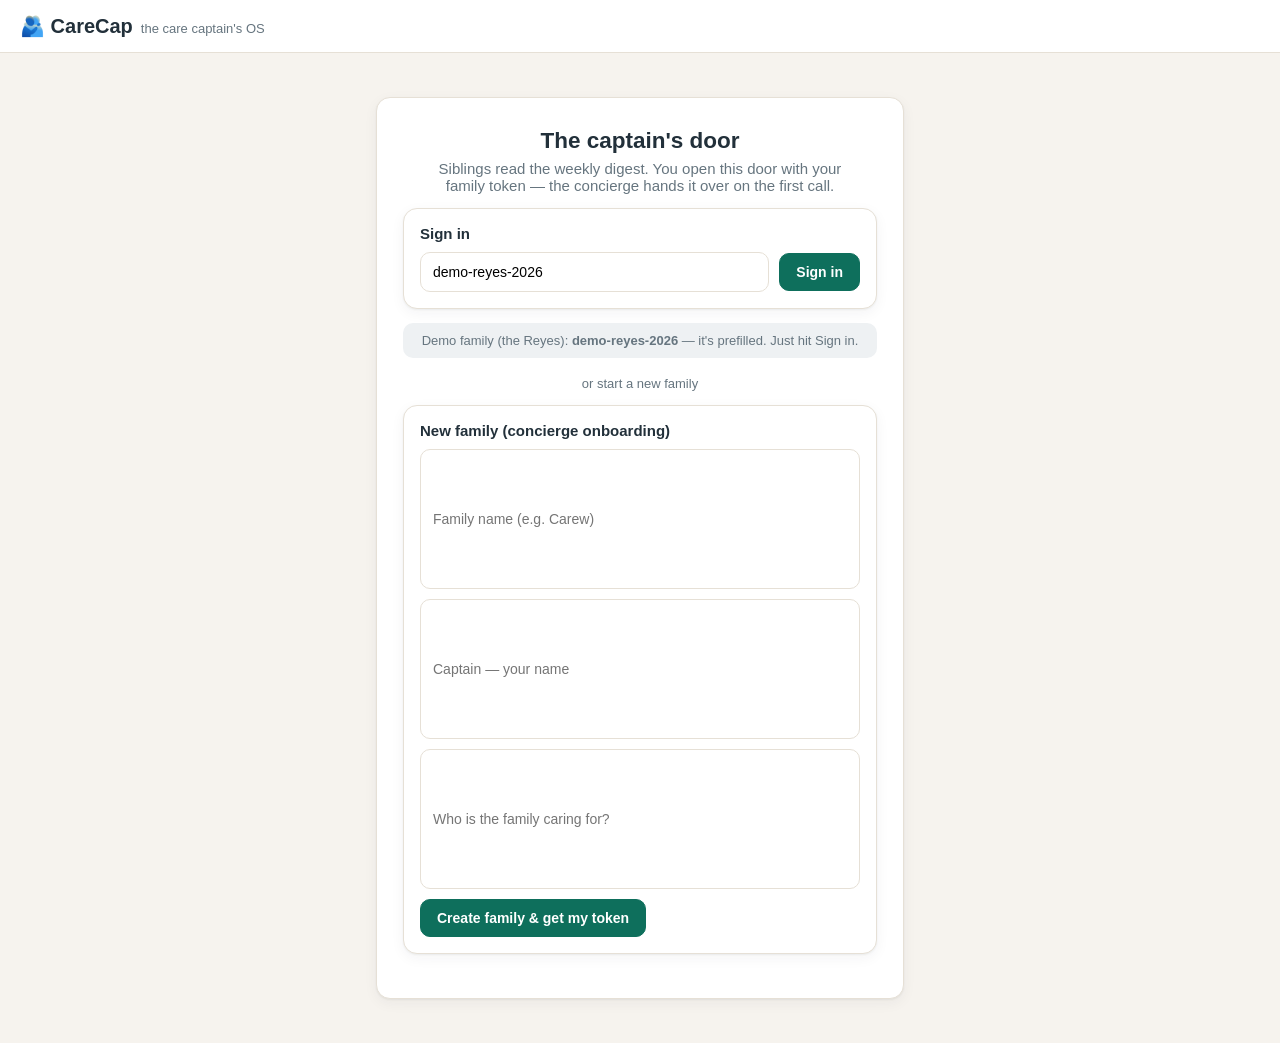
<file: app/static/index.html>
<!doctype html>
<html lang="en">
<head>
<meta charset="utf-8">
<meta name="viewport" content="width=device-width, initial-scale=1">
<title>CareCap — the care captain's OS</title>
<meta name="theme-color" content="#1f3a34">
<meta name="description" content="CareCap — the care captain's OS. Doses, refills, team, money, and the weekly family digest in one quiet place.">
<!-- PWA: installable on Android (and iOS home screen) -->
<link rel="manifest" href="/static/manifest.webmanifest">
<link rel="icon" href="/static/icon-192.png">
<link rel="apple-touch-icon" href="/static/icon-192.png">
<meta name="mobile-web-app-capable" content="yes">
<meta name="apple-mobile-web-app-status-bar-style" content="default">
<style>
:root {
  --bg: #f6f3ee;
  --card: #ffffff;
  --ink: #22303a;
  --muted: #66757f;
  --teal: #0e6f5c;
  --teal-ink: #0a4f42;
  --red: #b3261e;
  --red-bg: #fdecea;
  --amber: #9a5b00;
  --amber-bg: #fff4e0;
  --blue: #174ea6;
  --blue-bg: #e8f0fd;
  --green: #1a7f37;
  --green-bg: #e6f4ea;
  --line: #e6e0d6;
  --radius: 14px;
  --shadow: 0 1px 2px rgba(34, 48, 58, 0.06), 0 4px 14px rgba(34, 48, 58, 0.05);
}

* { box-sizing: border-box; }

body {
  margin: 0;
  font-family: -apple-system, "Segoe UI", Roboto, "Helvetica Neue", Arial, sans-serif;
  background: var(--bg);
  color: var(--ink);
  font-size: 15px;
}

/* ------------------------------------------------------------- header/nav */

.hidden { display: none !important; }
.top-right { display: flex; gap: 8px; align-items: center; }

.top {
  display: flex;
  justify-content: space-between;
  align-items: center;
  gap: 12px;
  padding: 14px 20px;
  background: #fff;
  border-bottom: 1px solid var(--line);
}
.brand { font-size: 20px; }
.brand .tag { color: var(--muted); font-size: 13px; font-weight: 400; margin-left: 8px; }
.chip {
  background: var(--teal);
  color: #fff;
  padding: 7px 14px;
  border-radius: 999px;
  font-size: 13px;
  font-weight: 600;
  white-space: nowrap;
}

.tabs {
  position: sticky;
  top: 0;
  z-index: 10;
  display: flex;
  gap: 6px;
  padding: 10px 16px;
  background: var(--bg);
}
.tabs button {
  flex: 1 1 0;
  border: 1px solid var(--line);
  background: #fff;
  padding: 12px 8px;
  font-size: 15px;
  font-weight: 600;
  color: var(--muted);
  border-radius: 12px;
  cursor: pointer;
}
.tabs button.active { background: var(--teal); border-color: var(--teal); color: #fff; }

main { max-width: 900px; margin: 0 auto; padding: 18px 16px 90px; }
.view { display: none; }
.view.active { display: block; animation: fade 0.18s ease; }
@keyframes fade { from { opacity: 0; transform: translateY(4px); } to { opacity: 1; } }

/* ------------------------------------------------------------------ type */

h1 { font-size: 26px; margin: 8px 0 2px; }
h2.h2 { font-size: 18px; margin: 26px 0 10px; }
h3 { margin: 0 0 8px; font-size: 15px; }
.sub { color: var(--muted); margin: 0 0 16px; }
.small { font-size: 13px; color: var(--muted); }
.dim { color: var(--muted); }
.red-text { color: var(--red); }

/* ----------------------------------------------------------------- cards */

.card {
  background: var(--card);
  border: 1px solid var(--line);
  border-radius: var(--radius);
  box-shadow: var(--shadow);
  padding: 16px;
  margin-bottom: 14px;
}
.cards { display: grid; grid-template-columns: repeat(auto-fill, minmax(230px, 1fr)); gap: 12px; }
.cards .card { margin-bottom: 0; }

/* ---------------------------------------------------------------- alerts */

.alert {
  display: flex;
  justify-content: space-between;
  align-items: center;
  gap: 12px;
  flex-wrap: wrap;
  padding: 14px 16px;
  border-radius: var(--radius);
  margin-bottom: 10px;
}
.alert b { display: block; margin-bottom: 2px; }
.alert .small { display: block; }
.alert-red { background: var(--red-bg); border: 1px solid #f2c1bd; }
.alert-red b { color: var(--red); }
.alert-amber { background: var(--amber-bg); border: 1px solid #f0d9ae; }
.alert-amber b { color: var(--amber); }
.alert-blue { background: var(--blue-bg); border: 1px solid #c4d7f5; }
.alert-blue b { color: var(--blue); }
.alert-actions { display: flex; gap: 8px; flex-wrap: wrap; }

/* ------------------------------------------------------------------ btns */

.btn {
  border: 1px solid var(--line);
  background: #fff;
  color: var(--ink);
  border-radius: 10px;
  padding: 10px 16px;
  font-size: 14px;
  font-weight: 600;
  cursor: pointer;
}
.btn.primary { background: var(--teal); border-color: var(--teal); color: #fff; }
.btn.ghost { background: transparent; }
.btn.big { padding: 14px 22px; font-size: 16px; }
.btn.small { padding: 8px 12px; font-size: 13px; }

/* ---------------------------------------------------------------- doses */

.dose-grid { display: grid; grid-template-columns: repeat(auto-fill, minmax(260px, 1fr)); gap: 12px; }
.dose-grid .card { margin-bottom: 0; }
.dose-head { display: flex; justify-content: space-between; align-items: baseline; gap: 8px; margin-bottom: 4px; }
.dose-row {
  display: flex;
  justify-content: space-between;
  align-items: center;
  gap: 8px;
  flex-wrap: wrap;
  padding: 12px 10px;
  border-radius: 10px;
  margin-top: 8px;
  border: 1px solid var(--line);
}
.dose-row.taken { background: var(--green-bg); border-color: #bfe3c8; }
.dose-row.taken > span:first-child { color: var(--green); font-weight: 700; }
.dose-row.skipped { background: #f4f2ee; }
.dose-row.prn { background: #f4f2ee; }
.dose-row.upcoming { opacity: 0.55; }
.dose-row.due { background: #fbfaf7; }
.dose-row.due > span:first-child { font-weight: 600; }
.row-actions { display: flex; gap: 8px; }

/* ----------------------------------------------------------------- rows */

.list { padding: 4px 16px; }
.row {
  display: flex;
  flex-wrap: wrap;
  gap: 8px 14px;
  align-items: center;
  padding: 11px 4px;
  border-bottom: 1px solid var(--line);
}
.row:last-child { border-bottom: 0; }
.row.task { cursor: default; }
.task .task-title { font-weight: 600; flex: 1 1 180px; }
.task.done .task-title { text-decoration: line-through; color: var(--muted); }

.check {
  width: 30px;
  height: 30px;
  flex: 0 0 30px;
  border-radius: 50%;
  border: 2px solid var(--teal);
  background: #fff;
  color: var(--teal);
  font-weight: 900;
  cursor: pointer;
  font-size: 15px;
  line-height: 1;
}

.badge {
  font-size: 12px;
  font-weight: 700;
  padding: 3px 10px;
  border-radius: 999px;
  background: #eef1f3;
  color: var(--muted);
  white-space: nowrap;
}
.badge.red { background: var(--red-bg); color: var(--red); }
.badge.teal { background: var(--green-bg); color: var(--green); }
.pill {
  font-size: 12px;
  font-weight: 700;
  padding: 3px 10px;
  border-radius: 999px;
  background: #eef1f3;
  color: var(--muted);
  text-transform: capitalize;
  white-space: nowrap;
}
.pill.ok { background: var(--green-bg); color: var(--green); }
.pill.bad { background: var(--red-bg); color: var(--red); }
.pill.warn { background: var(--amber-bg); color: var(--amber); }

.member { display: flex; flex-direction: column; gap: 6px; }
.member .load { display: flex; gap: 6px; }

/* ---------------------------------------------------------------- money */

.money-top { display: grid; grid-template-columns: 1fr 1fr; gap: 12px; }
.big-num { font-size: 34px; font-weight: 800; color: var(--teal-ink); line-height: 1.1; }
.big-num .small { display: block; font-size: 13px; color: var(--muted); font-weight: 400; margin-top: 4px; }
.cat { display: flex; align-items: center; gap: 10px; margin: 9px 0; }
.cat > span { width: 110px; color: var(--muted); font-size: 14px; flex: 0 0 110px; }
.cat > b { width: 74px; text-align: right; font-size: 14px; flex: 0 0 74px; }
.bar { flex: 1; height: 10px; background: #eee9e0; border-radius: 999px; overflow: hidden; min-width: 60px; }
.bar i { display: block; height: 100%; background: var(--teal); border-radius: 999px; }

/* ----------------------------------------------------------------- forms */

.form { display: flex; flex-wrap: wrap; gap: 10px; align-items: center; }
.form input, .form select {
  padding: 11px 12px;
  border: 1px solid var(--line);
  border-radius: 10px;
  font-size: 14px;
  background: #fff;
  flex: 1 1 140px;
  font-family: inherit;
}
.form h3 { flex-basis: 100%; margin-bottom: 0; }

/* --------------------------------------------------------------- digest */

.digest { padding: 20px; }
.digest-head { display: flex; flex-wrap: wrap; align-items: center; gap: 10px; margin-bottom: 12px; }
.digest-head h2 { margin: 0; flex: 1 1 auto; }
.digest .headline {
  font-size: 15px;
  background: var(--green-bg);
  border: 1px solid #bfe3c8;
  border-radius: 10px;
  padding: 12px 14px;
  margin: 0 0 16px;
}
.digest h3 {
  font-size: 13px;
  text-transform: uppercase;
  letter-spacing: 0.05em;
  color: var(--muted);
  margin: 18px 0 6px;
}
ol.prio { padding-left: 22px; margin: 0; }
ol.prio li { margin: 6px 0; }
ul.plain { list-style: none; padding: 0; margin: 6px 0; }
ul.plain li { padding: 4px 0; }
.digest-cols { display: grid; grid-template-columns: repeat(auto-fit, minmax(190px, 1fr)); gap: 16px; margin-top: 6px; }
table.mini { width: 100%; border-collapse: collapse; font-size: 14px; }
table.mini td { padding: 5px 4px; border-bottom: 1px solid var(--line); }
table.mini td:last-child { text-align: right; }
.center { text-align: center; padding: 48px 24px; }
.center .btn { margin-top: 14px; }

/* ------------------------------------------------------------- sign-in */

.signin-wrap { max-width: 560px; margin: 44px auto; padding: 0 16px; }
.signin { text-align: center; padding: 30px 26px; }
.signin > h2 { margin: 0 0 6px; }
.signin .card { text-align: left; margin-top: 14px; }
.signin-err {
  color: var(--red);
  background: var(--red-bg);
  border: 1px solid #f2c1bd;
  border-radius: 10px;
  padding: 10px 14px;
  margin-top: 12px;
  font-size: 14px;
}
.demo-hint {
  margin: 12px 0;
  font-size: 13px;
  color: var(--muted);
  background: #eef1f3;
  border-radius: 10px;
  padding: 10px 14px;
}
.or { text-align: center; color: var(--muted); font-size: 13px; margin: 18px 0 2px; }
.form.col { flex-direction: column; align-items: stretch; }
.form.col .btn { align-self: flex-start; }

/* ------------------------------------------------------ med form (Build 5) */

.med-form { display: flex; flex-direction: column; gap: 10px; }
.med-row { display: flex; gap: 8px; align-items: center; flex-wrap: wrap; }
.med-row input[type="text"], .med-row input:not([type]) { flex: 1 1 180px; }
.med-row input.num { width: 64px; flex: 0 0 auto; }
.chip-toggle {
  border: 1px solid var(--line);
  background: #fff;
  border-radius: 999px;
  padding: 7px 13px;
  font-size: 13px;
  cursor: pointer;
  transition: all .12s ease;
}
.chip-toggle:hover { border-color: var(--teal); }
.chip-toggle.on {
  background: var(--teal);
  border-color: var(--teal);
  color: #fff;
  font-weight: 600;
}

/* the v0 open-rate gate, made visible */
.gate {
  margin-top: 14px;
  padding: 11px 14px;
  border-radius: 10px;
  font-weight: 700;
  font-size: 14px;
}
.gate.met { background: var(--green-bg); color: var(--green); border: 1px solid #bfe3c8; }
.gate.unmet { background: var(--amber-bg); color: var(--amber); border: 1px solid #f0d9ae; }

/* ----------------------------------------------------------------- vault */

.doc { display: flex; flex-direction: column; gap: 6px; }
.doc-icon { font-size: 22px; }
.doc .detail { line-height: 1.45; }

/* ----------------------------------------------------------------- toast */

#toast {
  position: fixed;
  bottom: 24px;
  left: 50%;
  transform: translateX(-50%) translateY(20px);
  background: var(--ink);
  color: #fff;
  padding: 12px 20px;
  border-radius: 12px;
  opacity: 0;
  pointer-events: none;
  transition: all 0.25s;
  z-index: 50;
  max-width: 90%;
  font-size: 14px;
}
#toast.show { opacity: 1; transform: translateX(-50%) translateY(0); }

@media (max-width: 560px) {
  .money-top { grid-template-columns: 1fr; }
  .brand .tag { display: none; }
}

</style>
</head>
<body>
<header class="top">
  <div class="brand">🫂 <b>CareCap</b><span class="tag">the care captain's OS</span></div>
  <div class="top-right">
    <span id="family-chip" class="chip hidden"></span>
    <button id="sign-out" class="btn ghost small hidden">Sign out</button>
  </div>
</header>

<div id="sign-in" class="view active"></div>

<div id="app-shell" hidden>
  <nav class="tabs" id="tabs">
    <button data-view="today" class="active">Today</button>
    <button data-view="team">Team</button>
    <button data-view="money">Money</button>
    <button data-view="digest">Digest</button>
    <button data-view="vault">Vault</button>
  </nav>
  <main>
    <section id="view-today" class="view active"></section>
    <section id="view-team" class="view"></section>
    <section id="view-money" class="view"></section>
    <section id="view-digest" class="view"></section>
    <section id="view-vault" class="view"></section>
  </main>
</div>

<div id="toast"></div>
<script>
/* CareCap frontend — a thin renderer over the /api/state + /api/digest responses.
   All logic (missed detection, escalation, refills, digest) is server-side;
   this file only draws and forwards intent. Build 4: captain token auth. */

let S = null; // full state incl. derived
let digest = null; // payload on screen (fresh preview, or an archived record's)
let digestRecord = null; // sent record matching the payload on screen (if any)
let archive = []; // digest summaries from /api/digests
let me = null; // {family_id, family_name, captain}

// The v0 concierge gate from the README: weekly-digest open rate >= 55%.
const V0_OPEN_GATE = 55;
// The demo family's captain token — shown on the sign-in screen on purpose.
const DEMO_TOKEN = "demo-reyes-2026";

function getToken() { return localStorage.getItem("carecap_token") || ""; }
function setToken(t) { t ? localStorage.setItem("carecap_token", t) : localStorage.removeItem("carecap_token"); }

const $ = (sel) => document.querySelector(sel);
const esc = (s) =>
  String(s ?? "").replace(/[&<>"']/g, (c) => ({ "&": "&amp;", "<": "&lt;", ">": "&gt;", '"': "&quot;", "'": "&#39;" }[c]));
const fmtMoney = (n) => "$" + Number(n).toFixed(2);
const fmtDate = (iso) =>
  new Date(iso.slice(0, 10) + "T00:00:00").toLocaleDateString("en-US", { weekday: "short", month: "short", day: "numeric" });
const fmtTime = (iso) => new Date(iso).toLocaleString("en-US", { month: "short", day: "numeric", hour: "numeric", minute: "2-digit" });
const dayDiff = (iso) =>
  Math.round((new Date(S.now) - new Date(iso.slice(0, 10) + "T00:00:00")) / 86400000);
const memberName = (id) => (S.members.find((m) => m.id === id) || { name: id }).name;
const slotShort = (t) => {
  const [h, m] = t.split(":").map(Number);
  return `${h % 12 || 12}:${String(m).padStart(2, "0")} ${h < 12 ? "AM" : "PM"}`;
};

function toast(msg) {
  const el = $("#toast");
  el.textContent = msg;
  el.classList.add("show");
  clearTimeout(el._t);
  el._t = setTimeout(() => el.classList.remove("show"), 2600);
}

async function api(path, body) {
  const opts = { headers: {} };
  const t = getToken();
  let url = path;
  if (t) {
    // The token rides the query string because the preview proxy can drop
    // the Authorization header; the server accepts ?token= either way.
    // The header is kept for direct (non-proxied) access.
    opts.headers["Authorization"] = "Bearer " + t;
    url = path + (path.includes("?") ? "&" : "?") + "token=" + encodeURIComponent(t);
  }
  if (body) {
    opts.method = "POST";
    opts.headers["Content-Type"] = "application/json";
    opts.body = JSON.stringify(body);
  }
  const r = await fetch(url, opts);
  if (r.status === 401) {
    setToken(null);
    location.reload();
    throw new Error("sign in required");
  }
  if (!r.ok) throw new Error((await r.text()) || r.status);
  const j = await r.json();
  if (j && j.derived) S = j; // state responses refresh the cache
  return j;
}

async function refresh() {
  S = await api("/api/state");
  archive = await api("/api/digests");
  renderAll();
}

function renderAll() {
  renderTop();
  renderToday();
  renderTeam();
  renderMoney();
  renderVault();
  renderDigest();
}

/* ------------------------------------------------------- auth (Build 4) */

function renderTop() {
  if (me) {
    $("#family-chip").textContent = `🫂 ${me.family_name} family · captain ${me.captain.split(" ")[0]}`;
    $("#family-chip").classList.remove("hidden");
    $("#sign-out").classList.remove("hidden");
  }
}

function showSignIn(err) {
  $("#app-shell").hidden = true;
  const el = $("#sign-in");
  el.classList.add("active");
  el.innerHTML = `
    <div class="signin-wrap">
      <div class="card signin">
        <h2>The captain's door</h2>
        <p class="sub" style="max-width:440px;margin:0 auto">Siblings read the weekly digest.
        You open this door with your family token — the concierge hands it over on the first call.</p>
        ${err ? `<div class="signin-err">${esc(err)}</div>` : ""}
        <div class="card form"><h3>Sign in</h3>
          <input id="si-token" placeholder="family token" autocomplete="off">
          <button class="btn primary" data-act="do-signin">Sign in</button></div>
        <div class="demo-hint">Demo family (the Reyes): <b>${DEMO_TOKEN}</b> — it's prefilled. Just hit Sign in.</div>
        <div class="or">or start a new family</div>
        <div class="card form col"><h3>New family (concierge onboarding)</h3>
          <input id="nf-name" placeholder="Family name (e.g. Carew)" maxlength="60">
          <input id="nf-captain" placeholder="Captain — your name" maxlength="60">
          <input id="nf-parent" placeholder="Who is the family caring for?" maxlength="60">
          <button class="btn primary" data-act="do-create-family">Create family &amp; get my token</button></div>
      </div>
    </div>`;
  $("#si-token").value = DEMO_TOKEN;
}

function enterApp() {
  $("#sign-in").classList.remove("active");
  $("#sign-in").hidden = true;
  $("#app-shell").hidden = false;
  refresh().catch((err) => toast("Load error: " + err.message));
}

async function boot() {
  $("#sign-out").addEventListener("click", () => {
    setToken(null);
    location.reload();
  });
  if (!getToken()) { showSignIn(); return; }
  try {
    me = await api("/api/families/me");
    enterApp();
  } catch {
    showSignIn("That token wasn't recognized — double-check it, or create a family.");
  }
}

/* ----------------------------------------------------------------- today */

function renderToday() {
  const d = S.derived;
  const now = new Date(S.now);
  const toConfirm = d.today_doses.filter((t) => t.outcome === "pending" || t.outcome === "missed").length;
  const dueLater = d.today_doses.filter((t) => t.outcome === "upcoming").length;

  const bits = [
    d.parent.age != null ? String(d.parent.age) : null,
    d.parent.location || null,
    d.parent.conditions || null,
  ].filter(Boolean);
  let h = `<div>
    <h1>${now.toLocaleDateString("en-US", { weekday: "long", month: "long", day: "numeric" })}</h1>
    <p class="sub">${esc(d.parent.name)}${bits.length ? " · " + bits.map(esc).join(" · ") : ""}
      ${d.medications.length ? (toConfirm ? `· <b>${toConfirm} dose${toConfirm > 1 ? "s" : ""} to confirm</b>`
        : dueLater ? `· ${dueLater} dose${dueLater > 1 ? "s" : ""} due later today` : "· all doses confirmed ✓") : "· no medications yet"}</p></div>`;

  if (d.alerts.length) {
    h += d.alerts.map((a) => {
      if (a.kind === "dose") {
        const cls = a.level === "escalation" ? "alert-red" : "alert-amber";
        const dates = (a.missed_dates || []).map(fmtDate).join(" · ");
        const dateAttr = a.missed_dates && a.missed_dates[0] ? a.missed_dates[0] : S.now.slice(0, 10);
        return `<div class="alert ${cls}">
          <div><b>${esc(a.message)}</b>${dates ? `<span class="small">missed: ${dates}</span>` : ""}</div>
          <div class="alert-actions">
            <button class="btn small primary" data-act="mark-taken" data-med="${a.med_id}" data-slot="${a.slot}" data-date="${dateAttr}">Mark taken</button>
            <button class="btn small ghost" data-act="mark-skipped" data-med="${a.med_id}" data-slot="${a.slot}" data-date="${dateAttr}">Mark skipped</button>
          </div></div>`;
      }
      const hasTask = d.tasks.some(
        (t) => t.status === "open" && t.title.toLowerCase().startsWith("refill " + a.med.toLowerCase())
      );
      return `<div class="alert alert-blue">
        <div><b>${esc(a.message)}</b><span class="small">the 7-day urgent buffer is closed</span></div>
        <div class="alert-actions">
          ${hasTask ? `<span class="small">refill task already on the team ✓</span>`
            : `<button class="btn small primary" data-act="refill-task" data-med="${esc(a.med)}" data-due="${a.run_out}">Create refill task</button>`}
          <button class="btn small ghost" data-act="refill-med" data-med-id="${a.med_id}" data-name="${esc(a.med)}">Got the new fill — mark refilled ✓</button>
        </div></div>`;
    }).join("");
  }

  // dose board, grouped by medication
  const byMed = {};
  d.today_doses.forEach((t) => {
    (byMed[t.med_id] = byMed[t.med_id] || { meta: t, slots: [] }).slots.push(t);
  });
  h += `<h2 class="h2">Today's doses</h2><div class="dose-grid">`;
  if (!d.today_doses.length) {
    h += `<div class="card center" style="grid-column:1/-1"><h3>No medications yet</h3>
      <p class="sub">First week of onboarding: add ${esc(d.parent.name.split(" ")[0])}'s medications
      and the dose board, alerts, and refill watch all come alive.</p></div>`;
  }
  for (const id in byMed) {
    const g = byMed[id];
    h += `<div class="card"><div class="dose-head"><span><b>${esc(g.meta.med)}</b>
      <span class="small">${esc(g.meta.dose_label)}${g.meta.prn ? " · PRN" : ""}</span></span>
      <button class="btn ghost small" data-act="remove-med" data-med="${g.meta.med_id}"
        data-name="${esc(g.meta.med)}" title="Discontinue (removes its dose history)">✕</button></div>`;
    g.slots.forEach((t) => {
      const today = S.now.slice(0, 10);
      if (t.outcome === "taken")
        h += `<div class="dose-row taken"><span>✓ ${esc(t.slot_label)}</span><span class="small">on time</span></div>`;
      else if (t.outcome === "skipped")
        h += `<div class="dose-row skipped"><span>— ${esc(t.slot_label)} (skipped)</span></div>`;
      else if (t.outcome === "prn")
        h += `<div class="dose-row prn"><span>${esc(t.slot_label)} · as needed</span>
          <span class="row-actions"><button class="btn ghost small" data-act="mark-taken" data-med="${t.med_id}" data-slot="${t.slot}" data-date="${today}">Log dose</button></span></div>`;
      else if (t.outcome === "upcoming")
        h += `<div class="dose-row upcoming"><span>${esc(t.slot_label)}</span><span class="small">upcoming</span></div>`;
      else
        h += `<div class="dose-row due">
          <span>${t.outcome === "missed" ? "⚠ " : ""}${esc(t.slot_label)}${t.outcome === "missed" ? " — not confirmed" : ""}</span>
          <span class="row-actions">
            <button class="btn primary ${t.outcome === "missed" ? "" : "big"}" data-act="mark-taken" data-med="${t.med_id}" data-slot="${t.slot}" data-date="${today}">Take</button>
            <button class="btn ghost" data-act="mark-skipped" data-med="${t.med_id}" data-slot="${t.slot}" data-date="${today}">Skip</button>
          </span></div>`;
    });
    h += `</div>`;
  }
  h += `</div>`;

  // refills at a glance (non-urgent, so the board doesn't double-alert)
  const calm = d.refills.filter((r) => !r.urgent && r.days_left <= 14);
  if (calm.length) {
    h += `<h2 class="h2">Refill watch</h2><div class="card list">` +
      calm.map((r) => `<div class="row"><b>${esc(r.med)}</b><span>${r.days_left} days of supply left</span>
        <span class="small">runs out ${fmtDate(r.run_out)}</span>
        <button class="btn ghost small" data-act="refill-med" data-med-id="${r.med_id}" data-name="${esc(r.med)}">Refilled ✓</button></div>`).join("") + `</div>`;
  }

  // Build 5: the captain adds the next medication here — onboarding continues
  // right on the dose board instead of stopping at an empty page.
  h += `<div class="card med-form"><h3>Add a medication</h3>
    <div class="med-row">
      <input id="med-name" placeholder="Name — e.g. Metformin" maxlength="80">
      <input id="med-dose" placeholder="Dose — e.g. 500 mg · 1 pill" maxlength="80">
    </div>
    <div class="med-row">
      <span class="small">Times</span>
      ${["09:00", "13:00", "18:00", "21:00"].map((t) =>
        `<button type="button" class="chip-toggle" data-act="toggle-slot" data-slot="${t}">${slotShort(t)}</button>`).join("")}
      <input id="med-custom-slot" placeholder="other (HH:MM)" maxlength="5">
    </div>
    <div class="med-row">
      <label class="small"><input type="checkbox" id="med-prn"> PRN — as needed only (no missed-dose alerts, no refill watch)</label>
      <span class="small">supply <input id="med-supply" type="number" min="1" max="365" value="30" class="num"> days</span>
      <button class="btn primary" data-act="add-med">Add to regimen</button>
    </div>
    <input id="med-notes" placeholder="Notes — allergies, take with food, pharmacy, …" maxlength="300">
  </div>`;

  const appts = S.appointments
    .filter((a) => a.when.slice(0, 10) >= S.now.slice(0, 10))
    .sort((x, y) => x.when.localeCompare(y.when))
    .slice(0, 3);
  if (appts.length) {
    h += `<h2 class="h2">Coming up</h2><div class="card list">` +
      appts.map((a) => `<div class="row"><span class="badge teal">${fmtDate(a.when)} · ${a.when.slice(11, 16)}</span><b>${esc(a.title)}</b><span class="small">${esc(a.provider)}</span></div>`).join("") + `</div>`;
  }

  $("#view-today").innerHTML = h;
}

/* ------------------------------------------------------------------ team */

function renderTeam() {
  const d = S.derived;
  let h = `<h2 class="h2">Care team</h2><div class="cards">`;
  for (const m of S.members) {
    const load = d.team_load[m.id] || { open: 0, overdue: 0 };
    h += `<div class="card member"><b>${esc(m.name)}</b>
      <span class="small">${esc(m.role)} · ${esc(m.location)}</span>
      <div class="load"><span class="badge">${load.open} open</span>
      ${load.overdue ? `<span class="badge red">${load.overdue} overdue</span>` : ""}</div></div>`;
  }
  h += `</div><h2 class="h2">Tasks</h2><div class="card list">`;
  const tasks = [...d.tasks].sort((a, b) =>
    a.overdue === b.overdue ? a.due_date.localeCompare(b.due_date) : a.overdue ? -1 : 1
  );
  h += tasks.length
    ? tasks.map((t) => {
        const due = t.status === "done"
          ? `<span class="badge teal">done</span>`
          : t.overdue
            ? `<span class="badge red">overdue · ${fmtDate(t.due_date)}</span>`
            : `<span class="small">due ${fmtDate(t.due_date)}</span>`;
        return `<div class="row task ${t.status === "done" ? "done" : ""}">
          <button class="check" data-act="toggle-task" data-id="${t.id}" title="mark done / reopen">${t.status === "done" ? "✓" : ""}</button>
          <span class="task-title">${esc(t.title)}</span>${due}<span class="small">${esc(memberName(t.assignee))}</span></div>`;
      }).join("")
    : `<div class="row"><span class="small">No tasks yet.</span></div>`;
  h += `</div>
  <div class="card form"><h3>Add a task</h3>
    <input id="task-title" placeholder="e.g. Refill Metformin" maxlength="200">
    <select id="task-assignee">${S.members.filter((m) => m.role !== "parent")
      .map((m) => `<option value="${m.id}">${esc(m.name)}</option>`).join("")}</select>
    <input id="task-due" type="date">
    <button class="btn primary" data-act="add-task">Add</button></div>`;
  $("#view-team").innerHTML = h;
  $("#task-due").value = S.now.slice(0, 10);
}

/* ----------------------------------------------------------------- money */

function renderMoney() {
  const d = S.derived;
  const cats = Object.entries(d.mtd).sort((a, b) => b[1] - a[1]);
  const max = cats.length ? cats[0][1] : 1;
  const pend = S.claims.filter((c) => c.status === "pending");

  let h = `<h2 class="h2">Money — this month</h2>
  <div class="money-top">
    <div class="card"><div class="big-num">${fmtMoney(d.mtd_total)}<span class="small">out-of-pocket, month to date</span></div></div>
    <div class="card"><div class="big-num" style="font-size:24px">${fmtMoney(pend.reduce((s, c) => s + c.amount, 0))}<span class="small">${pend.length} claim${pend.length === 1 ? "" : "s"} pending with insurers</span></div></div>
  </div>`;

  h += `<div class="card"><h3>By category</h3>` + (cats.length
    ? cats.map(([c, v]) => `<div class="cat"><span>${esc(c)}</span><div class="bar"><i style="width:${(100 * v / max).toFixed(0)}%"></i></div><b>${fmtMoney(v)}</b></div>`).join("")
    : `<p class="small">Nothing logged this month yet.</p>`) + `</div>`;

  h += `<h2 class="h2">Insurance claims</h2><div class="card list">` +
    S.claims.map((c) => {
      const days = dayDiff(c.submitted);
      const pill = c.status === "approved" ? "ok" : c.status === "denied" ? "bad" : days >= 14 ? "warn" : "";
      return `<div class="row"><b style="width:90px">${fmtMoney(c.amount)}</b><span style="flex:1 1 160px">${esc(c.payer)}</span>
        <span class="small">${esc(c.kind)} · filed ${days}d ago</span>
        <span class="pill ${pill}">${c.status}</span></div>`;
    }).join("") + `</div>`;

  h += `<div class="card form"><h3>Log an expense</h3>
    <input id="exp-amount" type="number" step="0.01" min="0.01" placeholder="0.00" style="flex:0 1 110px">
    <select id="exp-cat" style="flex:0 1 140px">${["Pharmacy", "Transport", "Groceries", "Home care", "Supplies", "Other"].map((c) => `<option>${c}</option>`).join("")}</select>
    <input id="exp-note" placeholder="note">
    <button class="btn primary" data-act="add-expense">Add</button></div>`;
  $("#view-money").innerHTML = h;
}

/* ---------------------------------------------------------------- digest */

function renderDigestPayload(d, rec) {
  const m = d.money;
  let h = `<div class="card digest">
    <div class="digest-head">
      <h2>The ${esc(d.family)} family week</h2>
      <span class="small">${fmtDate(d.week_start)} – ${fmtDate(d.week_end)}</span>
      <div class="row-actions" style="flex-wrap:wrap">
        ${rec
          ? `<span class="badge teal">sent · ${fmtTime(rec.generated_at)}</span>`
          : `<button class="btn primary" data-act="send-digest">Send to family group</button>`}
        <button class="btn ghost" data-act="gen-digest">${rec ? "Back to this week" : "Regenerate"}</button>
      </div>
    </div>
    <p class="headline">${esc(d.headline)}</p>`;

  if (d.alerts.length)
    h += `<h3>Needs attention</h3><ul class="plain">${d.alerts.map((a) => `<li>${esc(a.message)}</li>`).join("")}</ul>`;
  if (d.priorities.length)
    h += `<h3>This week's priorities</h3><ol class="prio">${d.priorities.map((p) => `<li>${esc(p.text)}</li>`).join("")}</ol>`;

  const a = d.adherence;
  h += `<div class="digest-cols">
    <div><h3>Adherence · 7 days</h3>
      <div class="big-num">${a.overall_rate == null ? "—" : a.overall_rate + "%"}</div>
      <table class="mini">${a.by_medication.map((x) =>
        `<tr><td>${esc(x.med)}</td><td>${x.rate == null ? "—" : x.rate + "%"}</td><td class="small">${x.taken}/${x.closed} on time</td></tr>`).join("")}</table></div>
    <div><h3>Money · MTD</h3>
      <div class="big-num">${fmtMoney(m.mtd_total)}</div>
      <ul class="plain small">${Object.entries(m.by_category).map(([c, v]) => `<li>${esc(c)} — ${fmtMoney(v)}</li>`).join("")}</ul>
      <p class="small" style="margin-top:8px">Pending claims: ${m.pending_claims.count} · ${fmtMoney(m.pending_claims.total)} · oldest ${m.pending_claims.oldest_days}d</p></div>
    <div><h3>Appointments · 14 days</h3>
      <ul class="plain small">${d.appointments.map((x) => `<li>${x.label} — ${esc(x.title)} <span class="dim">(${esc(x.provider)})</span></li>`).join("") || "<li>None</li>"}</ul></div>
    <div><h3>Team load</h3>
      <ul class="plain small">${Object.values(d.team_load).map((l) =>
        `<li>${esc(l.name)} — ${l.open} open${l.overdue ? `, <b class="red-text">${l.overdue} overdue</b>` : ""}</li>`).join("")}</ul></div>
  </div></div>`;
  return h;
}

/* Build 3: delivery outbox + the sibling read-moment (the ≥55% v0 gate). */

function renderDeliveryPanel(rec) {
  const members = {};
  S.members.forEach((m) => (members[m.id] = m));
  const sent = rec.sent_to.length;
  const opened = Object.keys(rec.opens).length;
  const rate = sent ? Math.round((100 * opened) / sent) : 0;
  const met = rate >= V0_OPEN_GATE;
  let h = `<div class="card" id="family-inbox">
    <h3>Family inbox <span class="small" style="font-weight:400">· demo outbox — email is simulated, nothing actually sent</span></h3>`;
  rec.sent_to.forEach((id) => {
    const m = members[id] || { name: id, location: "" };
    const del = (rec.deliveries.find((x) => x.member_id === id) || { channel: "email" });
    const at = rec.opens[id];
    h += `<div class="row">
      <b style="flex:1 1 180px">${esc(m.name)} <span class="small" style="font-weight:400">· ${esc(m.location)}</span></b>
      <span class="pill ok">${esc(del.channel)} · ${esc(del.status)}</span>
      ${at
        ? `<span class="badge teal">opened ${fmtTime(at)}</span>`
        : `<button class="btn ghost small" data-act="simulate-open" data-digest="${rec.id}" data-member="${id}">Simulate: ${esc(m.name.split(" ")[0])} opened it</button>`}
    </div>`;
  });
  h += `<div class="gate ${met ? "met" : "unmet"}">Open rate ${opened}/${sent} (${rate}%) — v0 gate ≥${V0_OPEN_GATE}%: ${met ? "met ✓" : "not met yet"}</div></div>`;
  return h;
}

function renderArchive() {
  if (!archive.length) return "";
  let h = `<h2 class="h2">Digest history</h2><div class="card list">` +
    archive.map((r) => `<div class="row">
      <b style="flex:1 1 180px">${fmtDate(r.week_start)} – ${fmtDate(r.week_end)}</b>
      <span class="small">sent ${fmtTime(r.generated_at)}</span>
      <span class="badge ${r.opened === r.sent_to ? "teal" : ""}">${r.opened}/${r.sent_to} opened</span>
      <button class="btn ghost small" data-act="view-digest" data-id="${r.id}">View</button></div>`).join("") +
    `</div>`;
  return h;
}

function renderDigest() {
  const el = $("#view-digest");
  if (digest) {
    let h = renderDigestPayload(digest, digestRecord);
    if (digestRecord) h += renderDeliveryPanel(digestRecord);
    h += renderArchive();
    el.innerHTML = h;
    return;
  }
  el.innerHTML = `<div class="card center">
    <h2>The family week</h2>
    <p class="sub" style="max-width:540px;margin:0 auto 6px">A single, deterministic read of the whole care graph —
    adherence, spend, appointments, team load — plus the rule-based list of what actually matters this week.
    Siblings don't open the app; they read this. The open rate is a v0 gate, so the inbox is real enough to measure it.</p>
    <button class="btn primary big" data-act="gen-digest">Generate family week</button></div>` + renderArchive();
}

/* ----------------------------------------------------------------- vault */

function renderVault() {
  const icons = { legal: "⚖️", insurance: "🛡️", medical: "🩺", notes: "📝" };
  let h = `<h2 class="h2">Document vault</h2><div class="cards">` +
    S.documents.map((doc) => `<div class="card doc">
      <span class="doc-icon">${icons[doc.category] || "📄"}</span>
      <b>${esc(doc.title)}</b>
      <span class="small">${esc(doc.category)} · updated ${fmtDate(doc.updated)}</span>
      <p class="small detail">${esc(doc.detail)}</p></div>`).join("") + `</div>
  <div class="card form"><h3>Add a document</h3>
    <input id="doc-title" placeholder="Title" maxlength="200">
    <select id="doc-cat" style="flex:0 1 130px"><option>legal</option><option>insurance</option><option>medical</option><option>notes</option></select>
    <input id="doc-detail" placeholder="Details / where it lives">
    <button class="btn primary" data-act="add-doc">Add</button></div>`;
  $("#view-vault").innerHTML = h;
}

/* ---------------------------------------------------------------- events */

$("#tabs").addEventListener("click", (e) => {
  const b = e.target.closest("button[data-view]");
  if (!b) return;
  document.querySelectorAll("#tabs button").forEach((x) => x.classList.toggle("active", x === b));
  document.querySelectorAll(".view").forEach((v) => v.classList.toggle("active", v.id === "view-" + b.dataset.view));
});

document.addEventListener("click", async (e) => {
  const btn = e.target.closest("[data-act]");
  if (!btn) return;
  const act = btn.dataset.act;
  try {
    if (act === "do-signin") {
      const t = $("#si-token").value.trim();
      if (!t) return toast("Enter your family token");
      setToken(t);
      me = await api("/api/families/me");
      toast(`Welcome back, ${me.captain.split(" ")[0]}`);
      enterApp();
      return;
    } else if (act === "do-create-family") {
      const body = {
        family_name: $("#nf-name").value.trim(),
        captain_name: $("#nf-captain").value.trim(),
        parent_name: $("#nf-parent").value.trim(),
      };
      if (!body.family_name || !body.captain_name || !body.parent_name)
        return toast("Fill in all three fields");
      const res = await api("/api/families", body);
      setToken(res.token);
      me = { family_id: res.family_id, family_name: res.family_name, captain: body.captain_name };
      toast(`Family ${res.family_name} created — your token is saved`);
      enterApp();
      return;
    } else if (act === "mark-taken" || act === "mark-skipped") {
      await api("/api/doses", {
        med_id: btn.dataset.med,
        date: btn.dataset.date || S.now.slice(0, 10),
        slot: btn.dataset.slot,
        status: act === "mark-taken" ? "taken" : "skipped",
      });
      toast(act === "mark-taken" ? "Dose logged ✓" : "Marked skipped");
    } else if (act === "refill-task") {
      await api("/api/tasks", { title: `Refill ${btn.dataset.med}`, assignee: "patricia", due_date: btn.dataset.due });
      toast("Refill task added to the team");
    } else if (act === "toggle-task") {
      await api(`/api/tasks/${btn.dataset.id}/toggle`);
    } else if (act === "add-task") {
      const title = $("#task-title").value.trim();
      if (!title) return toast("Give the task a title");
      await api("/api/tasks", { title, assignee: $("#task-assignee").value, due_date: $("#task-due").value });
      toast("Task added");
    } else if (act === "add-expense") {
      const amount = parseFloat($("#exp-amount").value);
      if (!(amount > 0)) return toast("Enter an amount");
      await api("/api/expenses", { amount, category: $("#exp-cat").value, note: $("#exp-note").value.trim() });
      toast("Expense logged");
    } else if (act === "gen-digest") {
      digest = await api("/api/digest");
      digestRecord = null;
      renderDigest();
      return; // no state refresh needed
    } else if (act === "send-digest") {
      digestRecord = await api("/api/digests/send");
      digest = digestRecord.payload;
      toast(`Sent to ${digestRecord.sent_to.length} siblings (demo outbox)`);
      await refresh();
      return;
    } else if (act === "simulate-open") {
      digestRecord = await api(`/api/digests/${btn.dataset.digest}/open`, { member_id: btn.dataset.member });
      toast(`${memberName(btn.dataset.member)} opened the digest`);
      await refresh();
      return;
    } else if (act === "view-digest") {
      digestRecord = await api(`/api/digests/${btn.dataset.id}`);
      digest = digestRecord.payload;
      renderDigest();
      return;
    } else if (act === "add-doc") {
      const title = $("#doc-title").value.trim();
      if (!title) return toast("Give the document a title");
      await api("/api/documents", { title, category: $("#doc-cat").value, detail: $("#doc-detail").value.trim() });
      toast("Document added to the vault");
    } else if (act === "toggle-slot") {
      btn.classList.toggle("on");
      return; // selection state only, no API call
    } else if (act === "add-med") {
      const name = $("#med-name").value.trim();
      if (!name) return toast("Give the medication a name");
      const slots = [...document.querySelectorAll(".chip-toggle.on")].map((b) => b.dataset.slot);
      const custom = $("#med-custom-slot").value.trim();
      if (custom) {
        if (!/^\d{1,2}:\d{2}$/.test(custom)) return toast("Custom time must be HH:MM (e.g. 07:30)");
        slots.push(custom.length === 4 ? "0" + custom : custom);
      }
      if (!slots.length) return toast("Pick at least one time chip (or the custom time)");
      await api("/api/medications", {
        name,
        dose_label: $("#med-dose").value.trim(),
        slots,
        prn: $("#med-prn").checked,
        days_supply: parseInt($("#med-supply").value || "30", 10),
        notes: $("#med-notes").value.trim(),
      });
      toast(`${name} added to the regimen — tracking starts today`);
    } else if (act === "remove-med") {
      if (!confirm(`Discontinue ${btn.dataset.name}?\nIts dose history is removed too.`)) return;
      await api(`/api/medications/${btn.dataset.med}/delete`);
      toast(`${btn.dataset.name} discontinued`);
    } else if (act === "refill-med") {
      await api(`/api/medications/${btn.dataset.medId}/refill`, {});
      toast(`${btn.dataset.name} refilled — run-out clock reset to today`);
    }
    await refresh();
  } catch (err) {
    toast("Error: " + err.message);
  }
});

boot();

/* PWA: offline shell. Network-first for the page (always fresh in the
   preview), cache only as a fallback — the SW can never serve stale state. */
if ("serviceWorker" in navigator) {
  window.addEventListener("load", () => {
    navigator.serviceWorker.register("/static/sw.js").catch(() => {});
  });
}

</script>
</body>
</html>
</file>
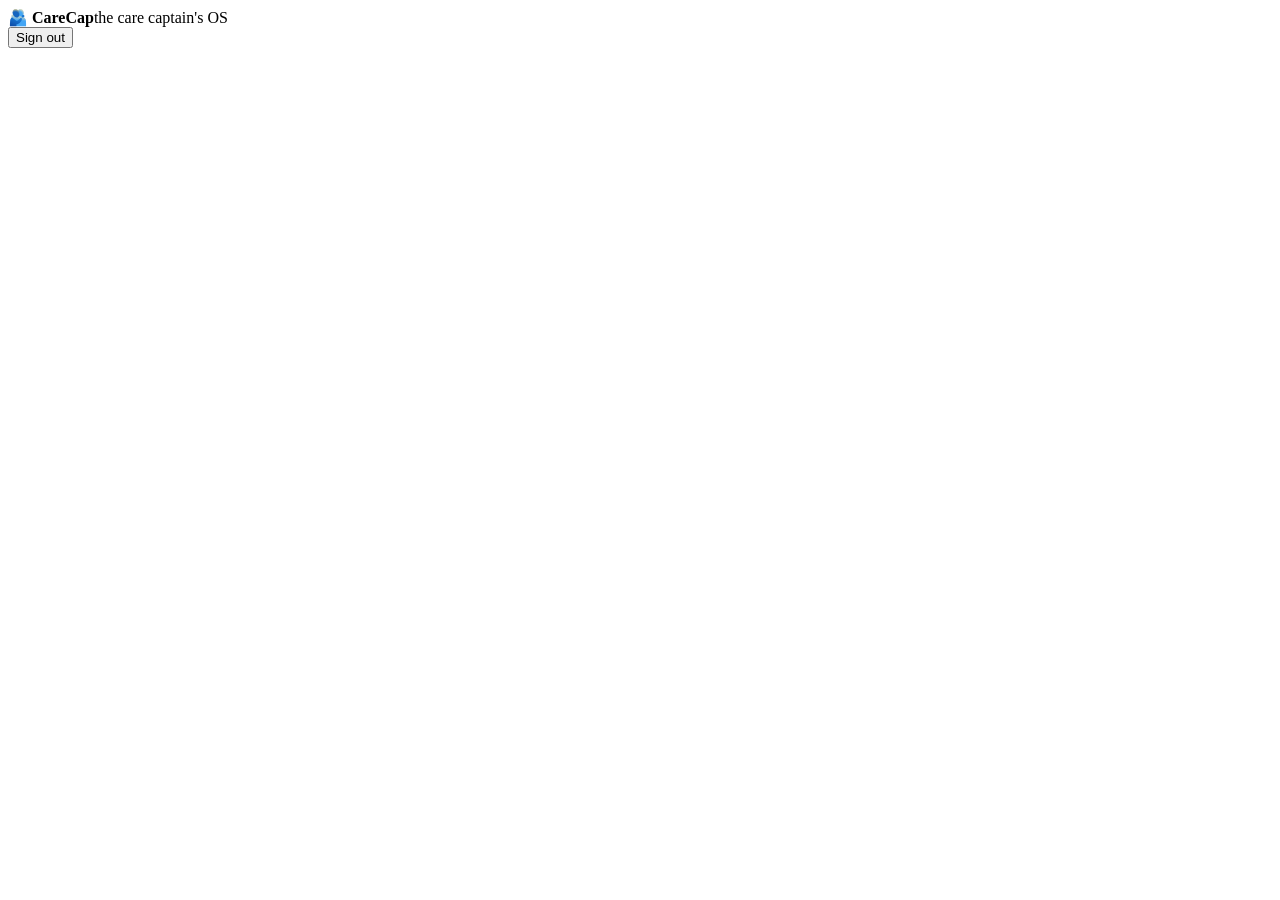
<file: app/static/index.template.html>
<!doctype html>
<html lang="en">
<head>
<meta charset="utf-8">
<meta name="viewport" content="width=device-width, initial-scale=1">
<title>CareCap — the care captain's OS</title>
<meta name="theme-color" content="#1f3a34">
<meta name="description" content="CareCap — the care captain's OS. Doses, refills, team, money, and the weekly family digest in one quiet place.">
<!-- PWA: installable on Android (and iOS home screen) -->
<link rel="manifest" href="/static/manifest.webmanifest">
<link rel="icon" href="/static/icon-192.png">
<link rel="apple-touch-icon" href="/static/icon-192.png">
<meta name="mobile-web-app-capable" content="yes">
<meta name="apple-mobile-web-app-status-bar-style" content="default">
<style>
__APP_CSS__
</style>
</head>
<body>
<header class="top">
  <div class="brand">🫂 <b>CareCap</b><span class="tag">the care captain's OS</span></div>
  <div class="top-right">
    <span id="family-chip" class="chip hidden"></span>
    <button id="sign-out" class="btn ghost small hidden">Sign out</button>
  </div>
</header>

<div id="sign-in" class="view active"></div>

<div id="app-shell" hidden>
  <nav class="tabs" id="tabs">
    <button data-view="today" class="active">Today</button>
    <button data-view="team">Team</button>
    <button data-view="money">Money</button>
    <button data-view="digest">Digest</button>
    <button data-view="vault">Vault</button>
  </nav>
  <main>
    <section id="view-today" class="view active"></section>
    <section id="view-team" class="view"></section>
    <section id="view-money" class="view"></section>
    <section id="view-digest" class="view"></section>
    <section id="view-vault" class="view"></section>
  </main>
</div>

<div id="toast"></div>
<script>
__APP_JS__
</script>
</body>
</html>
</file>
